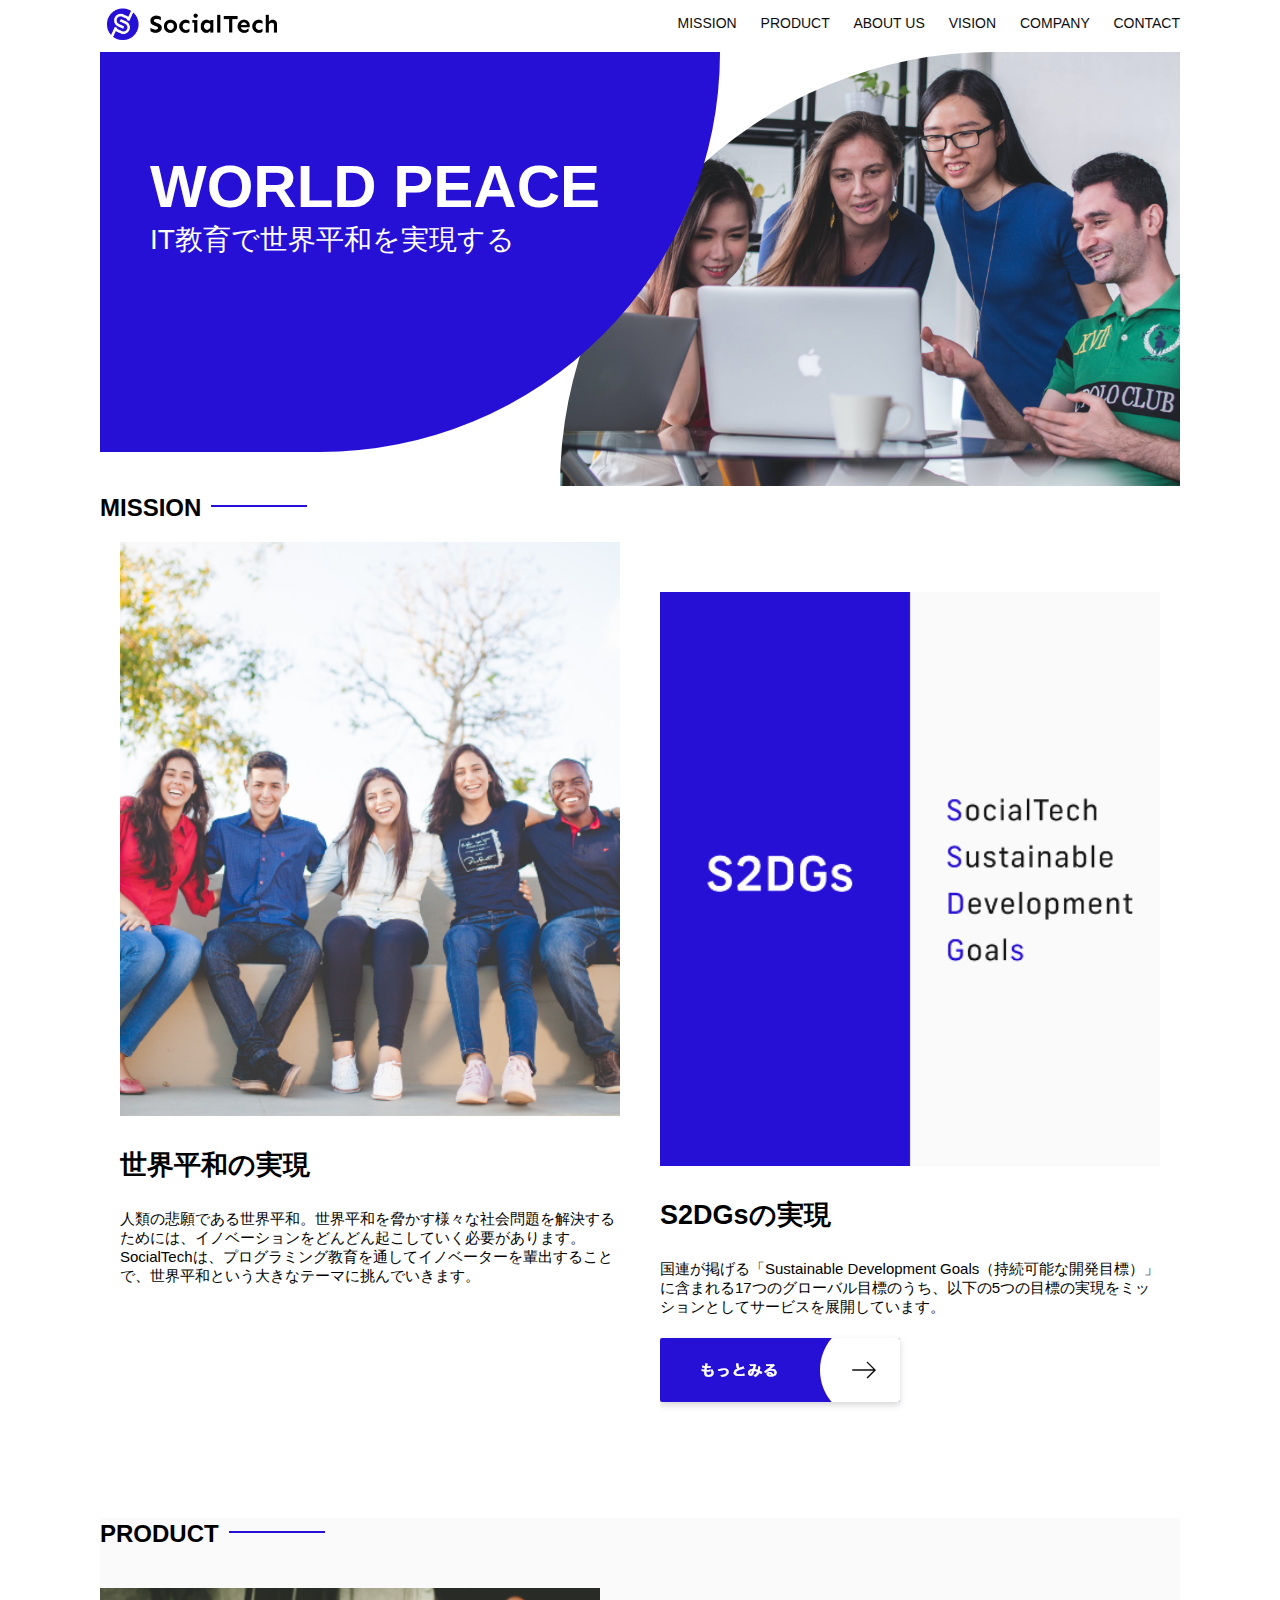
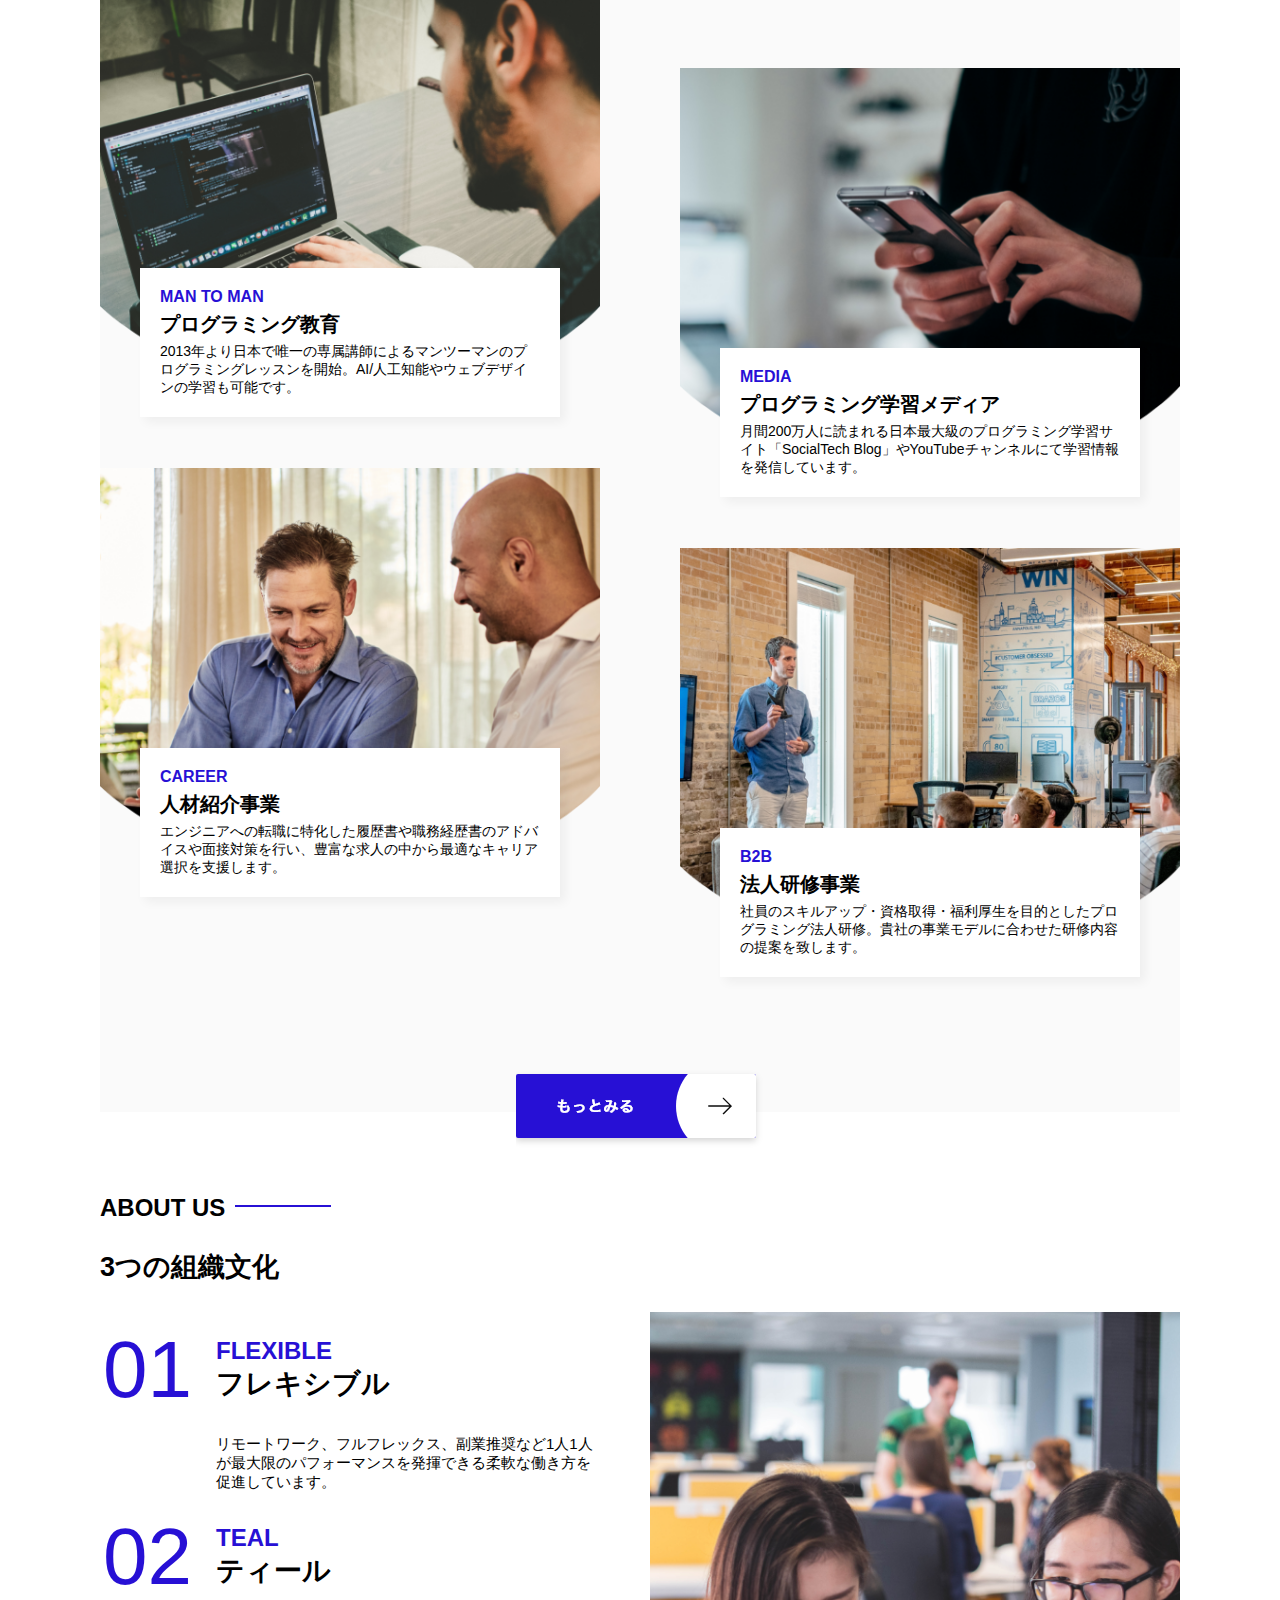
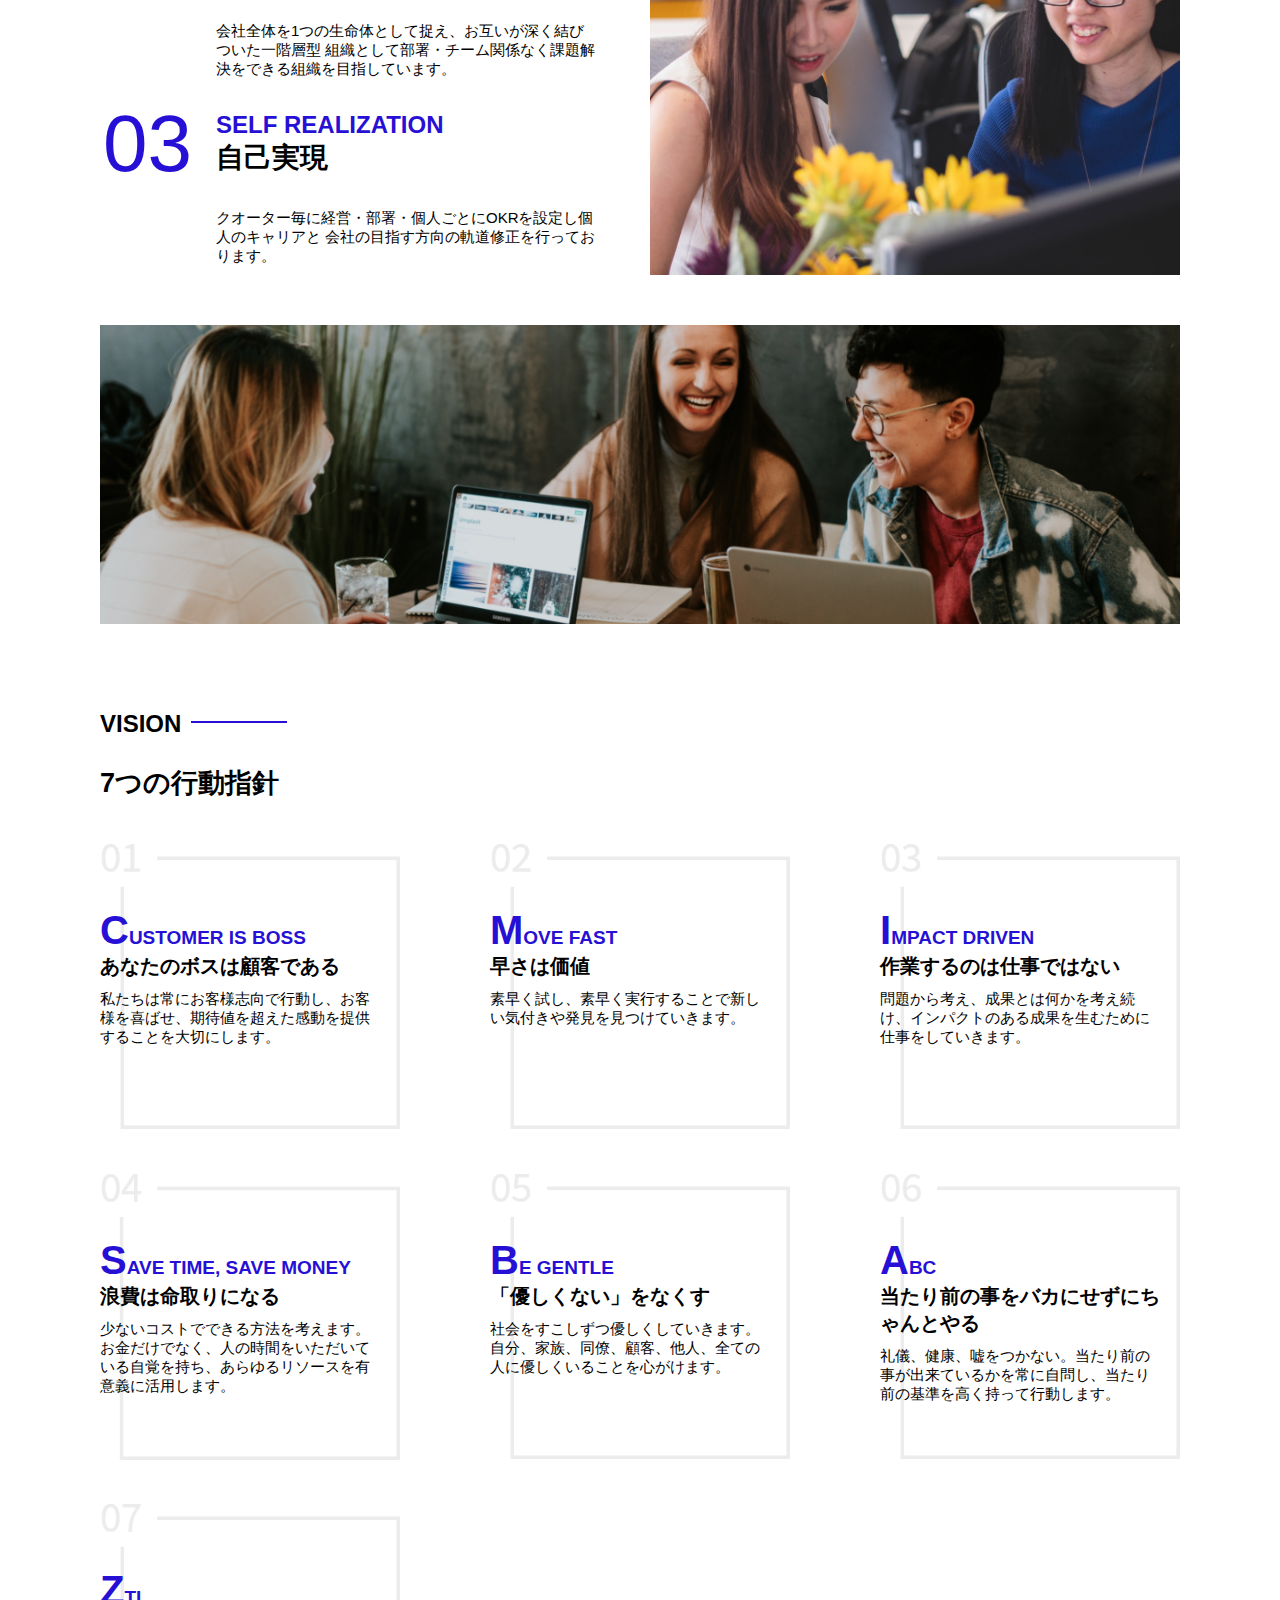
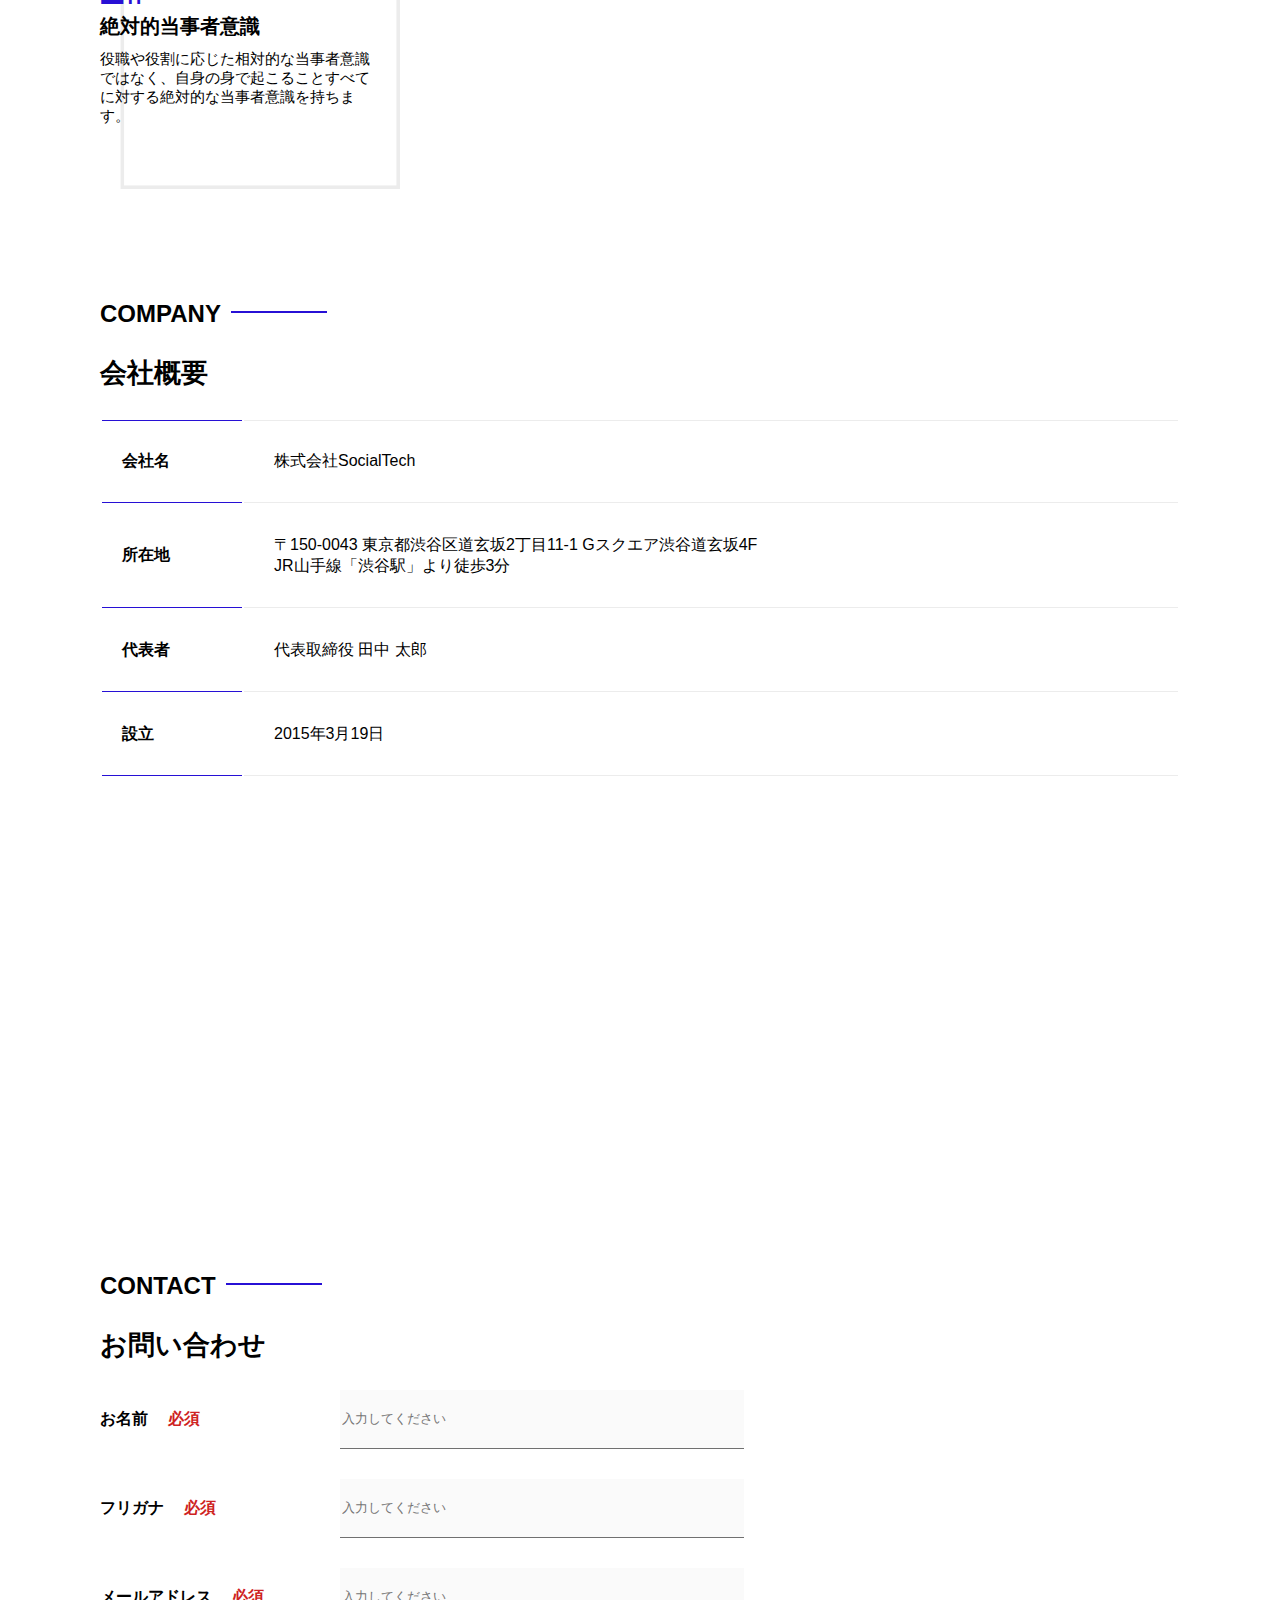
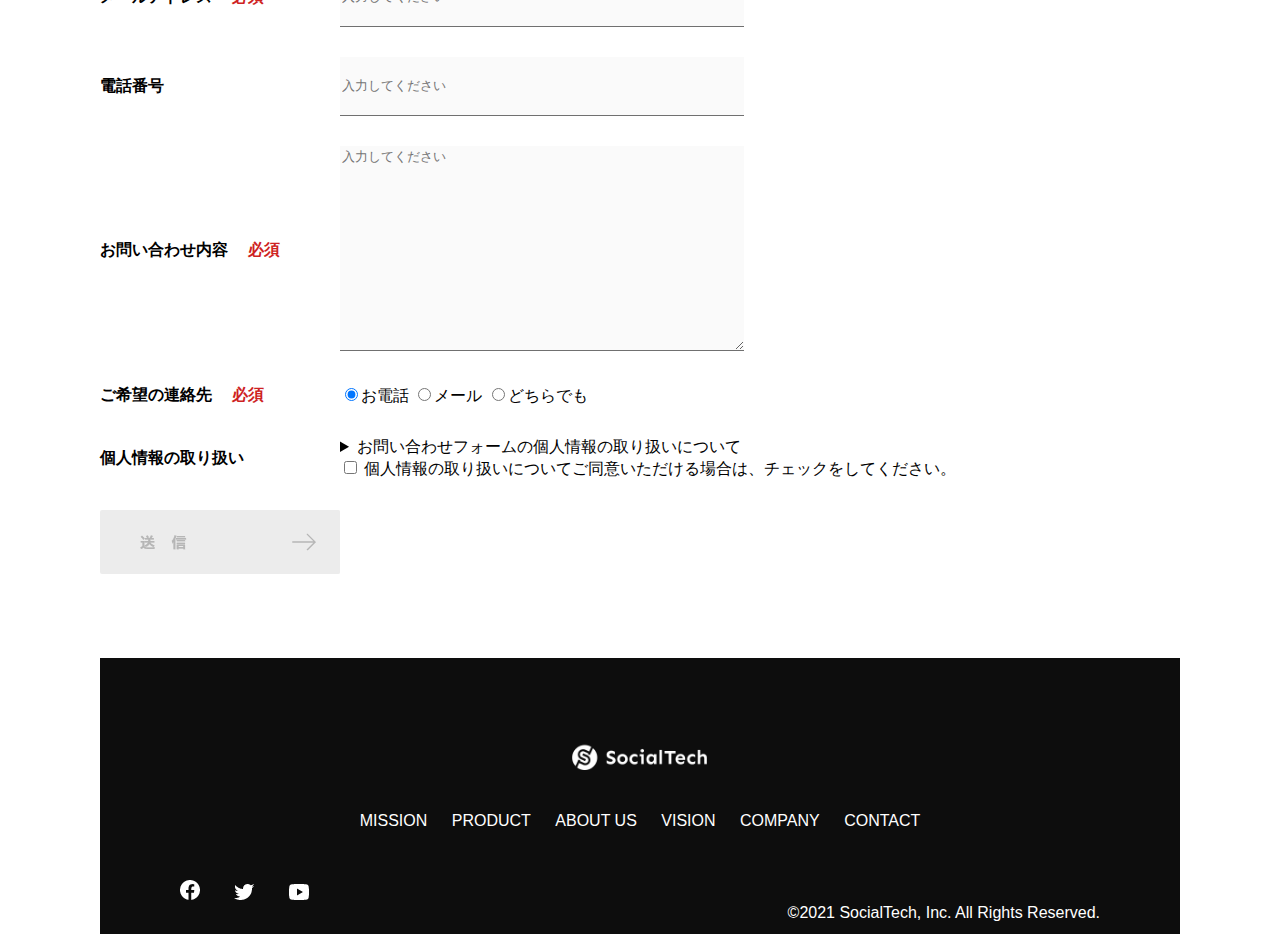
<file: index.html>
<!DOCTYPE html>
<html>

<head>
    <title>SocialTech</title>
    <meta charset="UTF-8">
    <meta name="description" content="SocialTechはEdTech業界のリーディングカンパニーを目指します。">
    <meta name="viewport" content="width=device-width, initial-scale=1.0">
    <link rel="stylesheet" href="style.css">
</head>

<body>
    <!-- ヘッダー -->
    <header>
   
        <!-- ロゴ -->
        <a href="index.html" id="logo"><img src="images/logo.png" alt="トップページに戻る"></a>

        <!-- PC用ナビゲーション -->
        <nav id="nav-pc">
            <a href="mission.html">MISSION</a>
            <a href="product.html">PRODUCT</a>
            <a href="index.html#aboutus">ABOUT US</a>
            <a href="index.html#vision">VISION</a>
            <a href="index.html#company">COMPANY</a>
            <a href="index.html#contact">CONTACT</a>
        </nav>
        <!-- スマホ用メニューボタン -->
        <img id="menu-sp" src="images/button-menu.png" alt="ナビゲーションを開く"
            onclick="document.getElementById('nav-sp').style.display = 'block'">
        <!-- スマホ用ナビゲーション -->
        <nav id="nav-sp">
            <img id="close" src="images/button-close.png" alt="ナビゲーションを閉じる"
                onclick="document.getElementById('nav-sp').style.display = 'none'">
            <a id="logo-sp" href="index.html" onclick="document.getElementById('nav-sp').style.display = 'none'"><img
                    src="images/logo-sp.png" alt="トップページに戻る"></a>
            <a class="menu" href="mission.html"
                onclick="document.getElementById('nav-sp').style.display = 'none'">MISSION</a>
            <a class="menu" href="product.html"
                onclick="document.getElementById('nav-sp').style.display = 'none'">PRODUCT</a>
            <a class="menu" href="index.html#aboutus"
                onclick="document.getElementById('nav-sp').style.display = 'none'">ABOUT
                US</a>
            <a class="menu" href="index.html#vision"
                onclick="document.getElementById('nav-sp').style.display = 'none'">VISION</a>
            <a class="menu" href="index.html#company"
                onclick="document.getElementById('nav-sp').style.display = 'none'">COMPANY</a>
            <a class="menu" href="index.html#contact"
                onclick="document.getElementById('nav-sp').style.display = 'none'">CONTACT</a>
            <div id="sns">
                <a href="https://www.facebook.com/sejuku2013"><img src="images/button-facebook.png"
                        alt="Facebookのリンク"></a>
                <a href="https://twitter.com/samuraijuku"><img src="images/button-twitter.png" alt="Twitterのリンク"></a>
                <a href="https://www.youtube.com/channel/UCCFOQO5aDK0xXam4cUQXT8g"><img src="images/button-youtube.png"
                        alt="YouTubeのリンク"></a>
            </div>
        </nav>
    </header>
    <main>
        <article>
            <!-- メインビジュアル -->
            <section id="main-visual">
                <div id="main-message">
                    <h1>WORLD PEACE</h1>
                    <p>IT教育で世界平和を実現する</p>
                </div>
                <img src="images/index/index-main.png" alt="PCの周りに集まる多国籍の仲間たち">
            </section>
            <!-- ミッション -->
            <section id="mission">
                <h2 class="index-h2">MISSION</h2>
                <div id="mission-flex">
                    <div>
                        <img id="mission-photo" src="images/index/index-mission.png" alt="屋外のベンチで写真を撮影する多国籍の仲間たち">
                        <h3>世界平和の実現</h3>
                        <p>人類の悲願である世界平和。世界平和を脅かす様々な社会問題を解決するためには、イノベーションをどんどん起こしていく必要があります。SocialTechは、プログラミング教育を通してイノベーターを輩出することで、世界平和という大きなテーマに挑んでいきます。
                        </p>
                    </div>
                    <div>
                        <img id="s2dgs" src="images/index/s2dgs.png" alt="S2DGs">
                        <h3>S2DGsの実現</h3>
                        <p>国連が掲げる「Sustainable Development
                            Goals（持続可能な開発目標）」に含まれる17つのグローバル目標のうち、以下の5つの目標の実現をミッションとしてサービスを展開しています。</p>
                        <a href="mission.html">
                            <img src="images/button-more.png" alt="もっとみる">
                        </a>
                    </div>
                </div>
            </section>
            <!-- プロダクト -->
            <section id="product">
                <h2 class="index-h2">PRODUCT</h2>
                <div>
                    <div id="product-left">
                        <div>
                            <img class="product-photo" src="images/index/index-mantoman.png" alt="PCでコードを書く男性">
                            <div class="product-explain">
                                <span>MAN TO MAN</span>
                                <h3>プログラミング教育</h3>
                                <p>2013年より日本で唯一の専属講師によるマンツーマンのプログラミングレッスンを開始。AI/人工知能やウェブデザインの学習も可能です。</p>
                            </div>
                        </div>
                        <div>
                            <img class="product-photo" src="images/index/index-career.png" alt="笑顔で話し合う2人の男性">
                            <div class="product-explain">
                                <span>CAREER</span>
                                <h3>人材紹介事業</h3>
                                <p>エンジニアへの転職に特化した履歴書や職務経歴書のアドバイスや面接対策を行い、豊富な求人の中から最適なキャリア選択を支援します。</p>
                            </div>
                        </div>
                    </div>
                    <div id="product-right">
                        <div>
                            <img class="product-photo" src="images/index/index-media.png" alt="スマートフォンを操作する人">
                            <div class="product-explain">
                                <span>MEDIA</span>
                                <h3>プログラミング学習メディア</h3>
                                <p>月間200万人に読まれる日本最大級のプログラミング学習サイト「SocialTech Blog」やYouTubeチャンネルにて学習情報を発信しています。</p>
                            </div>
                        </div>
                        <div>
                            <img class="product-photo" src="images/index/index-b2b.png" alt="講演中の男性とそれを聴く人々">
                            <div class="product-explain">
                                <span>B2B</span>
                                <h3>法人研修事業</h3>
                                <p>社員のスキルアップ・資格取得・福利厚生を目的としたプログラミング法人研修。貴社の事業モデルに合わせた研修内容の提案を致します。</p>
                            </div>
                        </div>
                    </div>
                </div>
                <div>
                    <a id="product-more" href="product.html">
                        <img src="images/button-more.png" alt="もっとみる">
                    </a>
                </div>
            </section>
            <!---ABOUT US-->
            <section id="aboutus">
                <h2 class="index-h2">ABOUT US</h2>
                <h3>3つの組織文化</h3>
                <div>
                    <table class="culture-table">
                        <tr>
                            <td>
                                <span class="culture-num">01</span>
                            </td>
                            <td>
                                <span class="culture-en">FLEXIBLE</span>
                                <span class="culture-jp">フレキシブル</span>
                            </td>
                        </tr>
                        <tr>
                            <td>
                                <!--空のセル-->
                            </td>
                            <td>
                                <p class="culture-description">
                                    リモートワーク、フルフレックス、副業推奨など1人1人が最大限のパフォーマンスを発揮できる柔軟な働き方を促進しています。
                                </p>
                            </td>
                        </tr>
                        <tr>
                            <td>
                                <span class="culture-num">02</span>
                            </td>
                            <td>
                                <span class="culture-en">TEAL</span>
                                <span class="culture-jp">ティール</span>
                            </td>
                        </tr>
                        <tr>
                            <td>
                                <!--空のセル-->
                            </td>
                            <td>
                                <p class="culture-description">
                                    会社全体を1つの生命体として捉え、お互いが深く結びついた一階層型
                                    組織として部署・チーム関係なく課題解決をできる組織を目指しています。
                                </p>
                            </td>
                        </tr>
                        <tr>
                            <td>
                                <span class="culture-num">03</span>
                            </td>
                            <td>
                                <span class="culture-en">SELF REALIZATION</span>
                                <span class="culture-jp">自己実現</span>
                            </td>
                        </tr>
                        <tr>
                            <td>
                                <!--空のセル-->
                            </td>
                            <td>
                                <p class="culture-description">
                                    クオーター毎に経営・部署・個人ごとにOKRを設定し個人のキャリアと
                                    会社の目指す方向の軌道修正を行っております。
                                </p>
                            </td>
                        </tr>
                    </table>
                    <img class="culture-img" src="images/index/index-aboutus1.png" alt="笑顔で話し合う2人の女性">
                </div>
                <img class="culture-img2" src="images/index/index-aboutus2.png" alt="笑顔で話し合う3人の男女">
            </section>
            <!-- VISION -->
            <section id="vision">
                <h2 class="index-h2">VISION</h2>
                <h3>7つの行動指針</h3>
                <div>
                    <div class="vision-box">
                        <img src="images/index/vision-01.png" alt="01">
                        <span>
                            <h4>CUSTOMER IS BOSS</h4>
                            <h5>あなたのボスは顧客である</h5>
                            <p>私たちは常にお客様志向で行動し、お客様を喜ばせ、期待値を超えた感動を提供することを大切にします。</p>
                        </span>
                    </div>
                    <div class="vision-box">
                        <img src="images/index/vision-02.png" alt="02">
                        <span>
                            <h4>MOVE FAST</h4>
                            <h5>早さは価値</h5>
                            <p>素早く試し、素早く実行することで新しい気付きや発見を見つけていきます。</p>
                        </span>
                    </div>
                    <div class="vision-box">
                        <img src="images/index/vision-03.png" alt="03">
                        <span>
                            <h4>IMPACT DRIVEN</h4>
                            <h5>作業するのは仕事ではない</h5>
                            <p>問題から考え、成果とは何かを考え続け、インパクトのある成果を生むために仕事をしていきます。</p>
                        </span>
                    </div>
                    <div class="vision-box">
                        <img src="images/index//vision-04.png" alt="04">
                        <span>
                            <h4>SAVE TIME, SAVE MONEY</h4>
                            <h5>浪費は命取りになる</h5>
                            <p>少ないコストでできる方法を考えます。お金だけでなく、人の時間をいただいている自覚を持ち、あらゆるリソースを有意義に活用します。</p>
                        </span>
                    </div>
                    <div class="vision-box">
                        <img src="images/index/vision-05.png" alt="05">
                        <span>
                            <h4>BE GENTLE</h4>
                            <h5>「優しくない」をなくす</h5>
                            <p>社会をすこしずつ優しくしていきます。自分、家族、同僚、顧客、他人、全ての人に優しくいることを心がけます。</p>
                        </span>
                    </div>
                    <div class="vision-box">
                        <img src="images/index/vision-06.png" alt="06">
                        <span>
                            <h4>ABC</h4>
                            <h5>当たり前の事をバカにせずにちゃんとやる</h5>
                            <p>礼儀、健康、嘘をつかない。当たり前の事が出来ているかを常に自問し、当たり前の基準を高く持って行動します。</p>
                        </span>
                    </div>
                    <div class="vision-box">
                        <img src="images/index/vision-07.png" alt="07">
                        <span>
                            <h4>ZTI</h4>
                            <h5>絶対的当事者意識</h5>
                            <p>役職や役割に応じた相対的な当事者意識ではなく、自身の身で起こることすべてに対する絶対的な当事者意識を持ちます。</p>
                        </span>
                    </div>
                </div>
                </div>
            </section>
            <!-- COMPANY -->
            <section id="company">
                <h2 class="index-h2">COMPANY</h2>
                <h3>会社概要</h3>
                <table id="company-table">
                    <tr>
                        <th class="tableheader-first">会社名</th>
                        <td class="cell-first">株式会社SocialTech</td>
                    </tr>
                    <tr>
                        <th class="tableheader">所在地</th>
                        <td class="cell">〒150-0043 東京都渋谷区道玄坂2丁目11-1 Gスクエア渋谷道玄坂4F<br>JR山手線「渋谷駅」より徒歩3分</td>
                    </tr>
                    <tr>
                        <th class="tableheader">代表者</th>
                        <td class="cell">代表取締役 田中 太郎</td>
                    </tr>
                    <tr>
                        <th class="tableheader">設立</th>
                        <td class="cell">2015年3月19日</td>
                    </tr>
                </table>
                <iframe
                    src="https://www.google.com/maps/embed?pb=!1m18!1m12!1m3!1d3241.7759544892483!2d139.69399665123464!3d35.65789123876098!2m3!1f0!2f0!3f0!3m2!1i1024!2i768!4f13.1!3m3!1m2!1s0x60188caa0042e8d1%3A0xba130bea826a7aa2!2z44CSMTUwLTAwNDMg5p2x5Lqs6YO95riL6LC35Yy66YGT546E5Z2C77yS5LiB55uu77yR77yR4oiS77yR!5e0!3m2!1sja!2sjp!4v1636872991912!5m2!1sja!2sjp"
                    style="border:0;" allowfullscreen="" loading="lazy">
                </iframe>
            </section>
            <!-- お問い合わせフォーム -->
            <section id="contact">
                <h2 class="index-h2">CONTACT</h2>
                <h3>お問い合わせ</h3>
                <!-- STATIC FORMSのフォームタグ -->
                <form action="https://api.staticforms.xyz/submit" method="post">
                    <input type="text" name="honeypot" style="display:none">
                    <!-- STATIC FORMSのアクセスキー -->
                    <input type="hidden" name="accessKey" value="1dfbc441-12f0-4639-a961-51432c893b03">
                    <!--メールのタイトル-->
                    <input type="hidden" name="subject" value="お問い合わせフォーム" />
                    <!--送信先のメールアドレスをvalueに設定する-->
                    <input type="hidden" name="replyTo" value="feliciwig@gmail.com">
                    <!--redirectToのURLは公開後のURLへリンクする-->
                    <input type="hidden" name="redirectTo" value="">
                    <div>
                        <div class="contact-heading">
                            <label class="contact-label">お名前<span class="contact-span">必須</span></label>
                        </div>
                        <div class="contact-form">
                            <input type="text" name="name" placeholder="入力してください" class="contact-textbox">
                        </div>
                    </div>
                    <div>
                        <div class="contact-heading">
                            <label class="contact-label">フリガナ<span class="contact-span">必須</span></label>
                        </div>
                        <div>
                            <input type="text" name="hurigana" placeholder="入力してください" class="contact-textbox">
                        </div>
                    </div>
                    <div>
                        <div class="contact-heading">
                            <label class="contact-label">メールアドレス<span class="contact-span">必須</span></label>
                        </div>
                        <div>
                            <input type="text" name="email" placeholder="入力してください" class="contact-textbox">
                        </div>
                    </div>
                    <div>
                        <div class="contact-heading">
                            <label class="contact-label">電話番号</label>
                        </div>
                        <div>
                            <input type="text" name="tel" placeholder="入力してください" class="contact-textbox">
                        </div>
                    </div>
                    <div>
                        <div class="contact-heading">
                            <label class="contact-label">お問い合わせ内容<span class="contact-span">必須</span></label>
                        </div>
                        <div>
                            <textarea class="contact-textarea " placeholder="入力してください" name="message"></textarea>
                        </div>
                    </div>
                    <div>
                        <div class="contact-heading">
                            <label class="contact-label">ご希望の連絡先<span class="contact-span">必須</span></label>
                        </div>
                        <div>
                            <input class="radiobutton" type="radio" value="tel" name="contact"
                                checked><label>お電話</label>
                            <input class="radiobutton" type="radio" value="mail" name="contact"><label>メール</label>
                            <input class="radiobutton" type="radio" value="both" name="contact"><label>どちらでも</label>
                        </div>
                    </div>
                    <div>
                        <div class="contact-heading">
                            <label class="contact-label">個人情報の取り扱い</label>
                        </div>
                        <div>
                            <details>
                                <summary>お問い合わせフォームの個人情報の取り扱いについて</summary>
                                <div>
                                    <span>１．組織の名称又は氏名</span><br>
                                    株式会社SocialTech<br><br>
                                    <span>２．個人情報保護管理者（若しくはその代理人）の氏名又は職名、所属及び連絡先
                                        鈴木 一郎 コーポレート部</span><br>
                                    メールアドレス：support@socialtech.net<br>
                                    TEL：03-xxxx-xxxx<br>
                                    <span>３．個人情報の利用目的</span><br>
                                    ・本サービス及び本サービスに関連する情報の提供又はそれらに関する連絡のため<br>
                                    ・ユーザーの本人確認のため<br>
                                    ・当社サービスのご案内のため<br>
                                    ・当社の商品等の広告または宣伝（電子メールによるものを含むものとします。）<br><br>
                                    <span>４．個人情報の取り扱い業務の委託</span><br>
                                    個人情報の取扱業務の全部または一部を外部に業務委託する場合があります。<br>
                                    その際、弊社は、個人情報を適切に保護できる管理体制を敷き実行していることを条件として<br>
                                    委託先を厳選したうえで、機密保持契約を委託先と締結し、お客様の個人情報を厳密に管理させます。<br><br>
                                    <span>５．個人情報の開示等の請求</span><br>
                                    お客様は、弊社に対してご自身の個人情報の開示等（利用目的の通知、開示、内容の訂正・追加・削除、利用の停止または消去、第三者への提供の停止）に関して、当社問合わせ窓口に申し出ることができます。<br>
                                    その際、弊社はお客様ご本人を確認させていただいたうえで、合理的な期間内に対応いたします。<br><br>
                                    なお、個人情報に関する弊社問合わせ先は、次の通りです。<br><br>
                                    株式会社SocialTech　個人情報問合せ窓口<br>
                                    〒150-0043　東京都渋谷区道玄坂2丁目11-1 Ｇスクエア渋谷道玄坂 4F<br>
                                    メールアドレス：support@socialtech.net　TEL：03-xxxx-xxxx<br><br>
                                    <span>６．個人情報を提供されることの任意性について</span><br><br>
                                    お客様がご自身の個人情報を弊社に提供されるか否かは、お客様のご判断によりますが、もしご提供されない場合には、適切なサービスが提供できない場合がありますので予めご了承ください。
                                </div>
                            </details>
                            <input type="checkbox" name="agree">
                            <span>個人情報の取り扱いについてご同意いただける場合は、チェックをしてください。</span>
                        </div>
                    </div>
                    <input type="image" src="images/button-submit.png" alt="送信する">
                </form>
            </section>
        </article>
        <footer>
            <div id="footer-logo">
                <img src="images/logo-sp.png" alt="SocialTech">
            </div>
            <div id="footer-link">
                <a href="mission.html">MISSION</a>
                <a href="product.html">PRODUCT</a>
                <a href="index.html#aboutus">ABOUT US</a>
                <a href="index.html#vision">VISION</a>
                <a href="index.html#company">COMPANY</a>
                <a href="index.html#contact">CONTACT</a>
            </div>
            <div id="sns-footer">
                <a href="https://www.facebook.com/sejuku2013"><img src="images/button-facebook.png"
                        alt="Facebookのリンク"></a>
                <a href="https://twitter.com/samuraijuku"><img src="images/button-twitter.png" alt="Twitterのリンク"></a>
                <a href="https://www.youtube.com/channel/UCCFOQO5aDK0xXam4cUQXT8g"><img src="images/button-youtube.png"
                        alt="YouTubeのリンク"></a>
            </div>
            <span id="copyright">&copy;2021 SocialTech, Inc. All Rights Reserved. </span>
        </footer>
    </main>
</body>

</html>
</file>
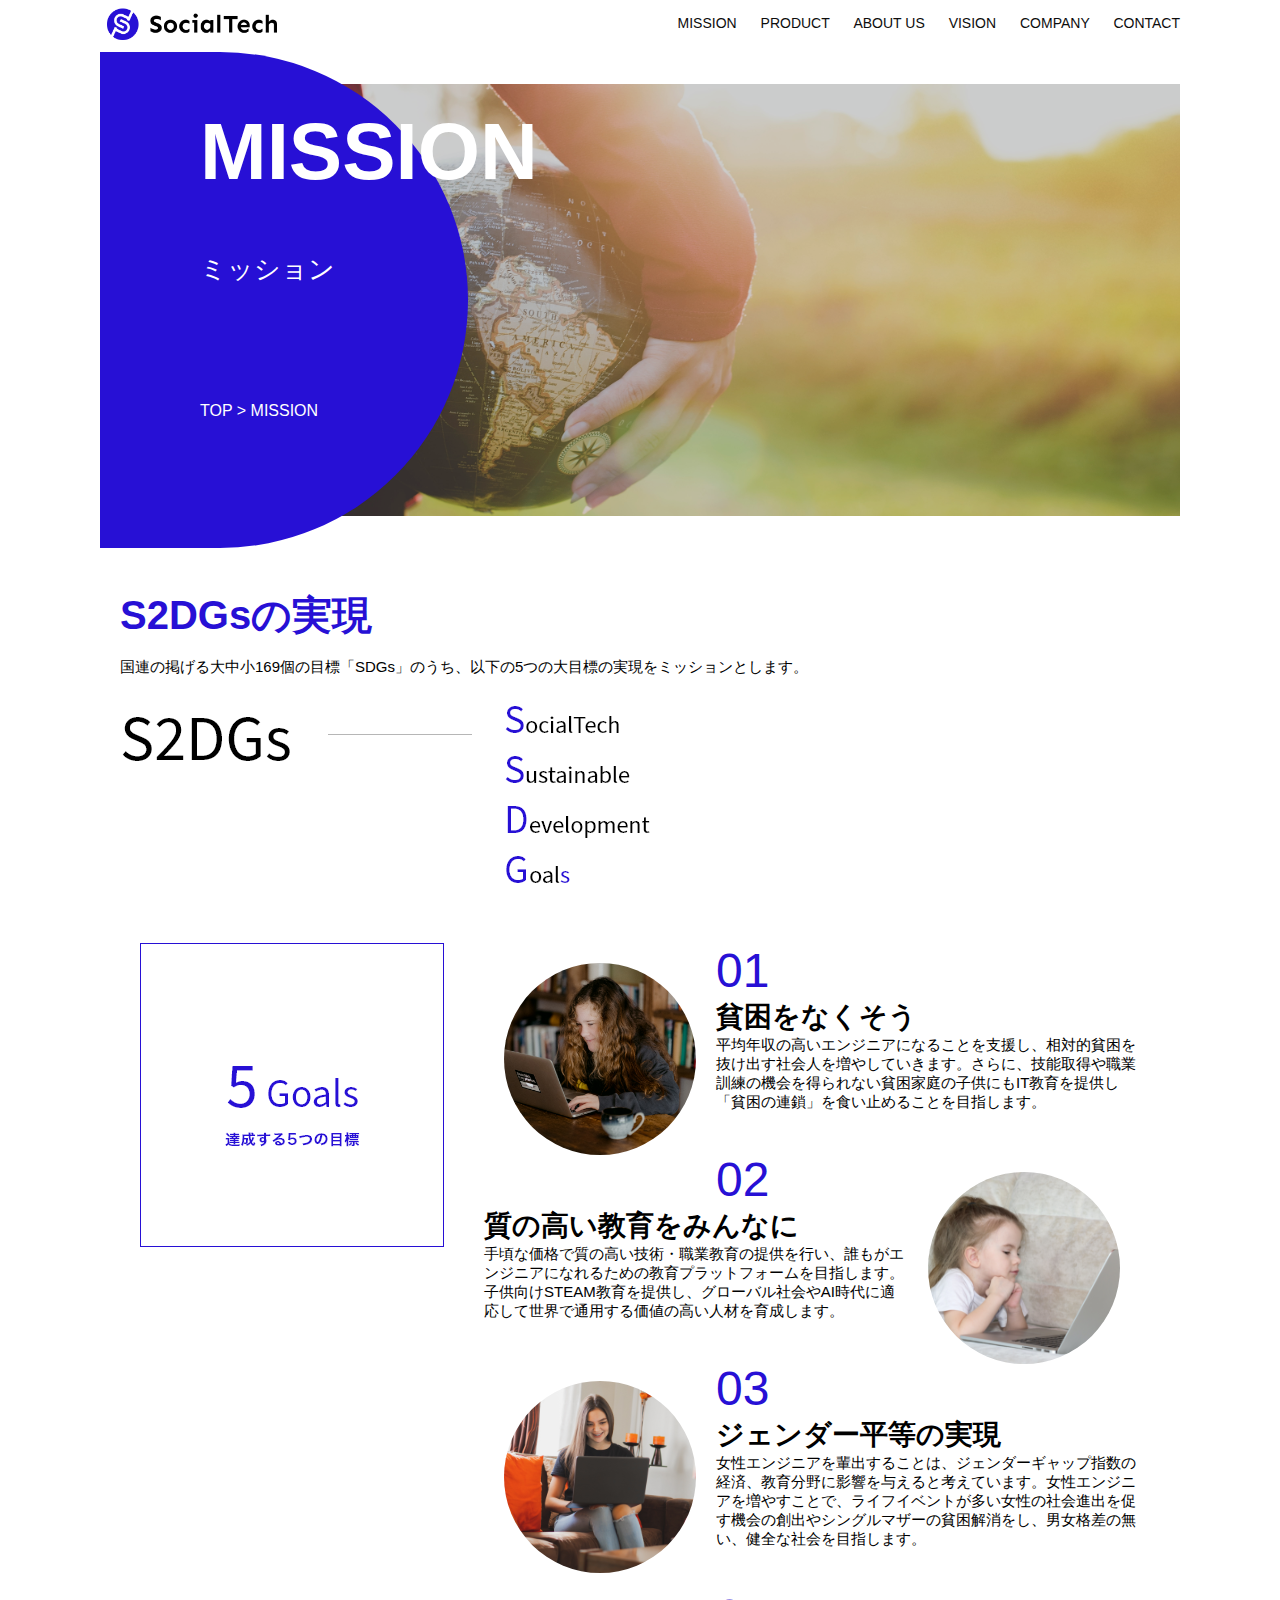
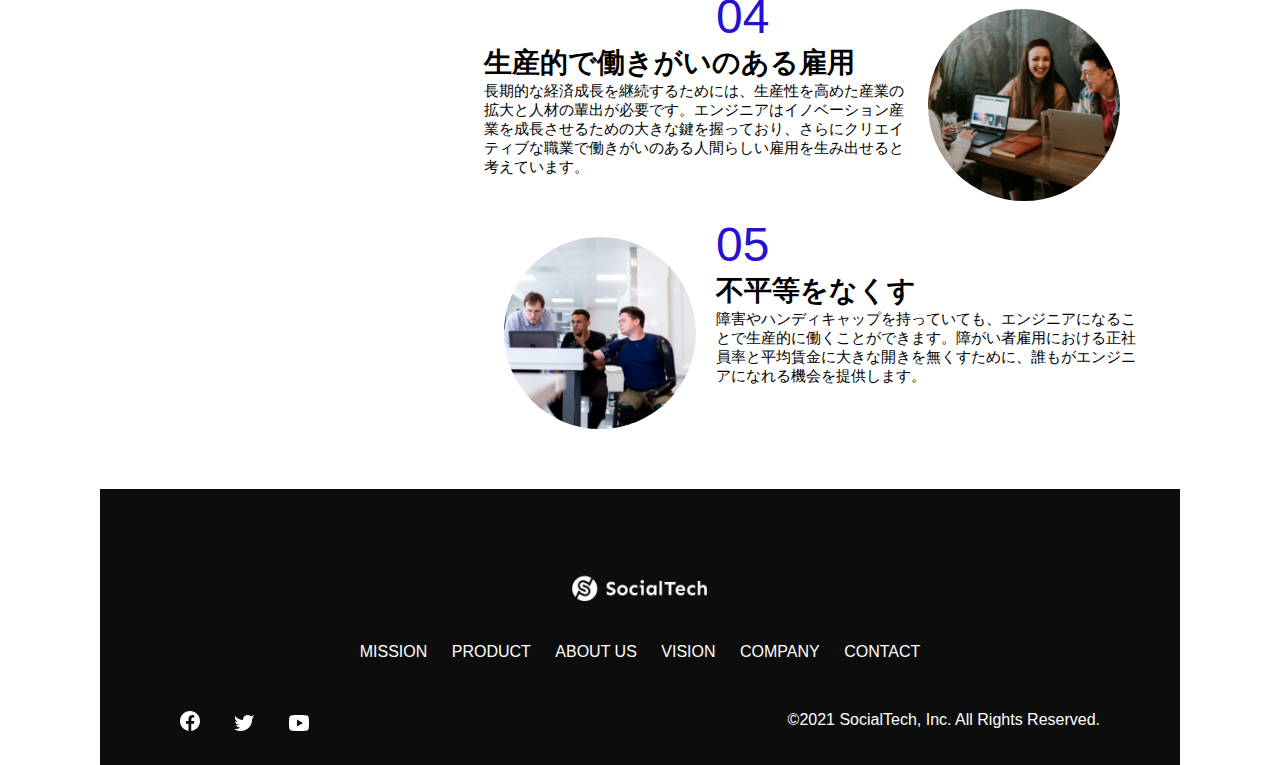
<file: mission.html>
<!DOCTYPE html>
<html>

<head>
    <title>SocialTech - MISSION ミッション </title>
    <meta charset="UTF-8">
    <meta name="description" content="SocialTechが目指す5つの目標（S2DGs）を紹介します">
    <meta name="viewport" content="width=device-width, initial-scale=1.0">
    <link rel="stylesheet" href="style.css">
</head>

<body>
    <!-- ヘッダー -->
    <header>
        <!-- ロゴ -->
        <a href="index.html" id="logo"><img src="images/logo.png" alt="トップページに戻る"></a>

        <!-- PC用ナビゲーション -->
        <nav id="nav-pc">
            <a href="mission.html">MISSION</a>
            <a href="product.html">PRODUCT</a>
            <a href="index.html#aboutus">ABOUT US</a>
            <a href="index.html#vision">VISION</a>
            <a href="index.html#company">COMPANY</a>
            <a href="index.html#contact">CONTACT</a>
        </nav>

        <!-- スマホ用メニューボタン -->
        <img id="menu-sp" src="images/button-menu.png" alt="ナビゲーションを開く"
            onclick="document.getElementById('nav-sp').style.display = 'block'">

        <!-- スマホ用ナビゲーション -->
        <nav id="nav-sp">
            <img id="close" src="images/button-close.png" alt="ナビゲーションを閉じる"
                onclick="document.getElementById('nav-sp').style.display = 'none'">
            <a id="logo-sp" href="index.html" onclick="document.getElementById('nav-sp').style.display = 'none'"><img
                    src="images/logo-sp.png" alt="トップページに戻る"></a>
            <a class="menu" href="mission.html"
                onclick="document.getElementById('nav-sp').style.display = 'none'">MISSION</a>
            <a class="menu" href="product.html"
                onclick="document.getElementById('nav-sp').style.display = 'none'">PRODUCT</a>
            <a class="menu" href="index.html#aboutus"
                onclick="document.getElementById('nav-sp').style.display = 'none'">ABOUT
                US</a>
            <a class="menu" href="index.html#vision"
                onclick="document.getElementById('nav-sp').style.display = 'none'">VISION</a>
            <a class="menu" href="index.html#company"
                onclick="document.getElementById('nav-sp').style.display = 'none'">COMPANY</a>
            <a class="menu" href="index.html#contact"
                onclick="document.getElementById('nav-sp').style.display = 'none'">CONTACT</a>
            <div id="sns">
                <a href="https://www.facebook.com/sejuku2013"><img src="images/button-facebook.png"
                        alt="Facebookのリンク"></a>
                <a href="https://twitter.com/samuraijuku"><img src="images/button-twitter.png" alt="Twitterのリンク"></a>
                <a href="https://www.youtube.com/channel/UCCFOQO5aDK0xXam4cUQXT8g"><img src="images/button-youtube.png"
                        alt="YouTubeのリンク"></a>
            </div>
        </nav>
    </header>
    <main>
        <article>
            <section id="mission-main">
                <div id="mission-title">
                    <h1>MISSION</h1>
                    <span>ミッション</span>
                    <div>TOP > MISSION</div>
                </div>
            </section>
            <section id="mission-s2dgs">
                <h2 class="mission-h2">S2DGsの実現</h2>
                <p>国連の掲げる大中小169個の目標「SDGs」のうち、以下の5つの大目標の実現をミッションとします。</p>
                <img src="images/mission/mission-s2dgs.png" alt="S2DGs">
            </section>
            <section id="mission-5goals">
                <div>
                    <img id="s2dgs-image" src="images/mission/mission-5goals.png" alt="5Goals">
                </div>
                <div>
                    <div>
                        <img class="fivegoals-image-left" src="images/mission/mission-5goals01.png" alt="PCを操作する女の子">
                        <span class="fivegoals-number">01</span>
                        <h3 class="fivegoals-h3">貧困をなくそう</h3>
                        <p class="fivegoals-p">
                            平均年収の高いエンジニアになることを支援し、相対的貧困を抜け出す社会人を増やしていきます。さらに、技能取得や職業訓練の機会を得られない貧困家庭の子供にもIT教育を提供し「貧困の連鎖」を食い止めることを目指します。
                        </p>
                    </div>

                    <div>
                        <img class="fivegoals-image-right" src="images/mission/mission-5goals02.png"
                            alt="PCを見つめる小さい女の子">
                        <span class="fivegoals-number">02</span>
                        <h3 class="fivegoals-h3">質の高い教育をみんなに</h3>
                        <p class="fivegoals-p">
                            手頃な価格で質の高い技術・職業教育の提供を行い、誰もがエンジニアになれるための教育プラットフォームを目指します。子供向けSTEAM教育を提供し、グローバル社会やAI時代に適応して世界で通用する価値の高い人材を育成します。
                        </p>
                    </div>

                    <div>
                        <img class="fivegoals-image-left" src="images/mission/mission-5goals03.png" alt="PCを操作する女性">
                        <span class="fivegoals-number">03</span>
                        <h3 class="fivegoals-h3">ジェンダー平等の実現</h3>
                        <p class="fivegoals-p">
                            女性エンジニアを輩出することは、ジェンダーギャップ指数の経済、教育分野に影響を与えると考えています。女性エンジニアを増やすことで、ライフイベントが多い女性の社会進出を促す機会の創出やシングルマザーの貧困解消をし、男女格差の無い、健全な社会を目指します。
                        </p>
                    </div>

                    <div>
                        <img class="fivegoals-image-right" src="images/mission/mission-5goals04.png" alt="笑顔で話し合う3人の男女">
                        <span class="fivegoals-number">04</span>
                        <h3 class="fivegoals-h3">生産的で働きがいのある雇用</h3>
                        <p class="fivegoals-p">
                            長期的な経済成長を継続するためには、生産性を高めた産業の拡大と人材の輩出が必要です。エンジニアはイノベーション産業を成長させるための大きな鍵を握っており、さらにクリエイティブな職業で働きがいのある人間らしい雇用を生み出せると考えています。
                        </p>
                    </div>

                    <div>
                        <img class="fivegoals-image-left" src="images/mission/mission-5goals05.png"
                            alt="障害を持つ男性が生き生きと働く様子">
                        <span class="fivegoals-number">05</span>
                        <h3 class="fivegoals-h3">不平等をなくす</h3>
                        <p class="fivegoals-p">
                            障害やハンディキャップを持っていても、エンジニアになることで生産的に働くことができます。障がい者雇用における正社員率と平均賃金に大きな開きを無くすために、誰もがエンジニアになれる機会を提供します。
                        </p>
                    </div>
                </div>
            </section>
        </article>
        <footer>
            <div id="footer-logo">
                <img src="images/logo-sp.png" alt="SocialTech">
            </div>
            <div id="footer-link">
                <a href="mission.html">MISSION</a>
                <a href="product.html">PRODUCT</a>
                <a href="index.html#aboutus">ABOUT US</a>
                <a href="index.html#vision">VISION</a>
                <a href="index.html#company">COMPANY</a>
                <a href="index.html#contact">CONTACT</a>
            </div>
            <div id="sns-footer">
                <a href="https://www.facebook.com/sejuku2013"><img src="images/button-facebook.png"
                        alt="Facebookのリンク"></a>
                <a href="https://twitter.com/samuraijuku"><img src="images/button-twitter.png" alt="Twitterのリンク"></a>
                <a href="https://www.youtube.com/channel/UCCFOQO5aDK0xXam4cUQXT8g"><img src="images/button-youtube.png"
                        alt="YouTubeのリンク"></a>
                <span id="copyright">&copy;2021 SocialTech, Inc. All Rights Reserved. </span>
            </div>
        </footer>
    </main>
</body>

</html>
</file>
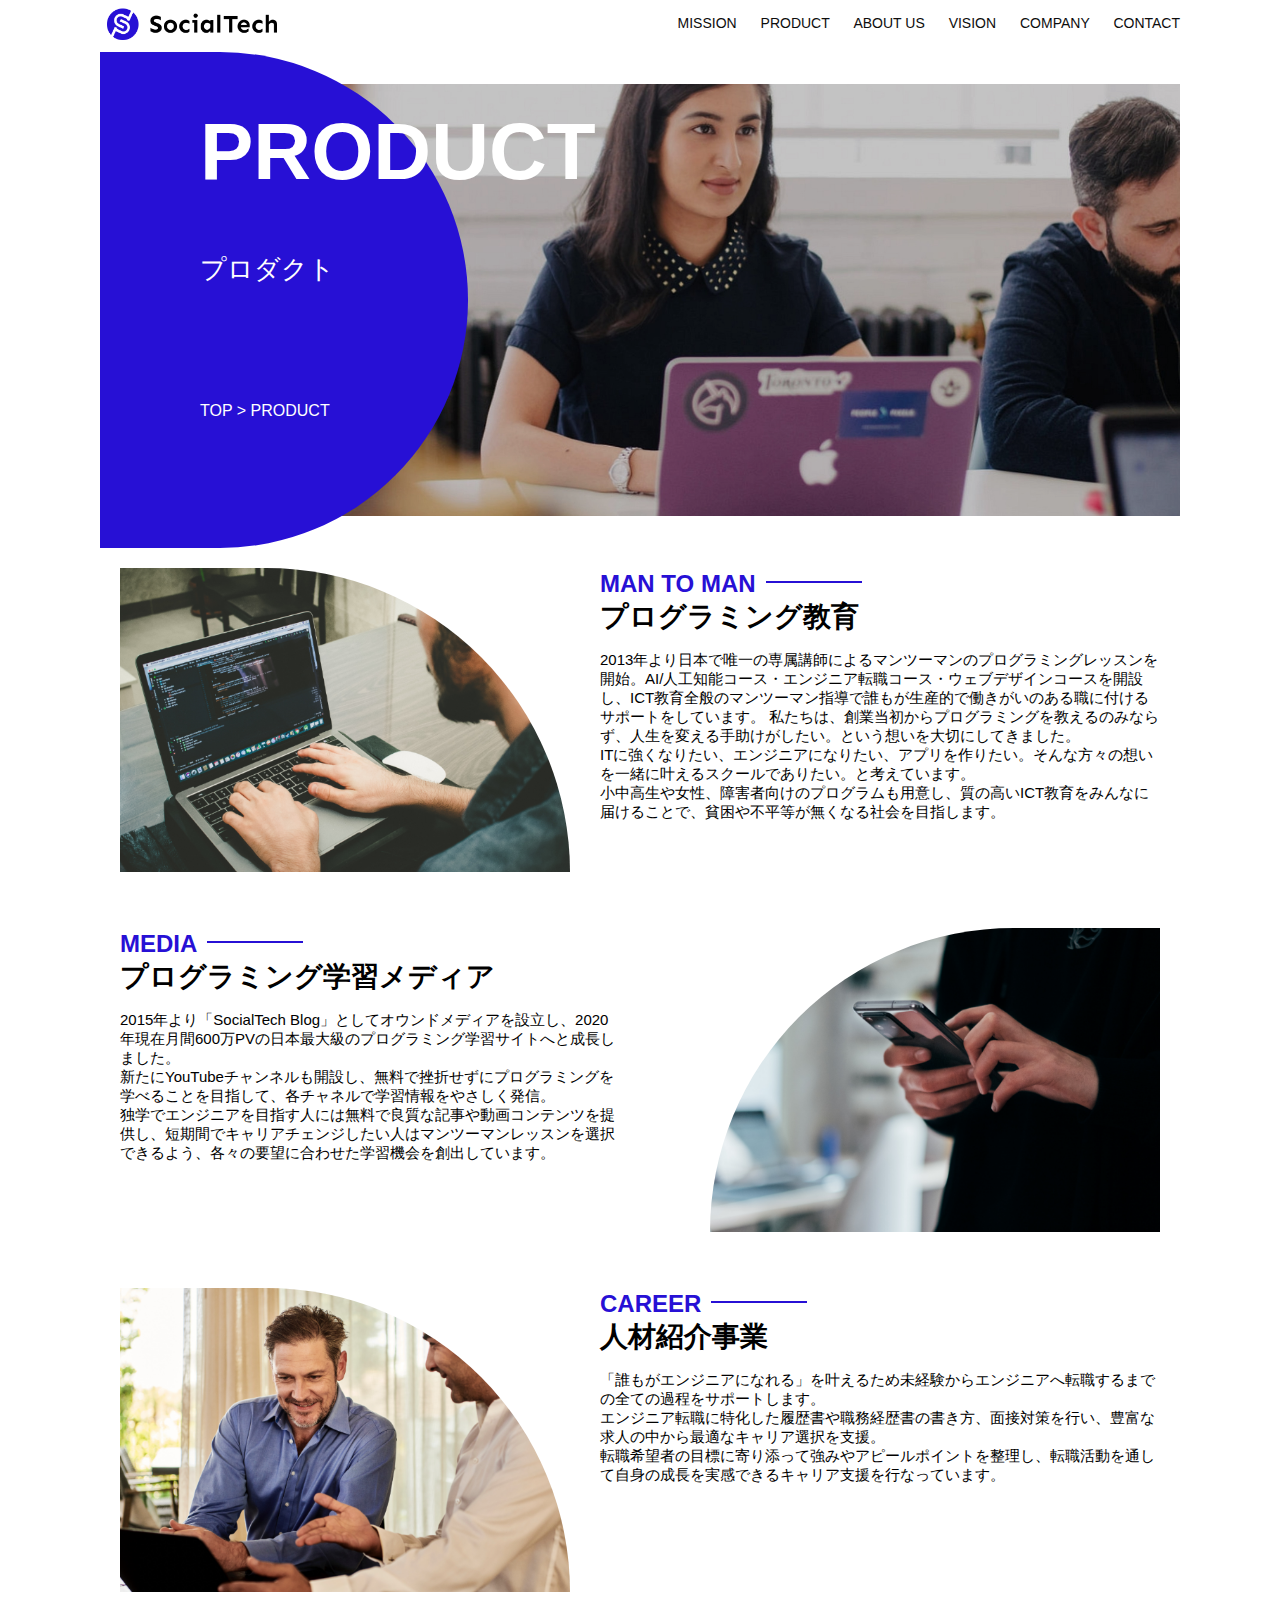
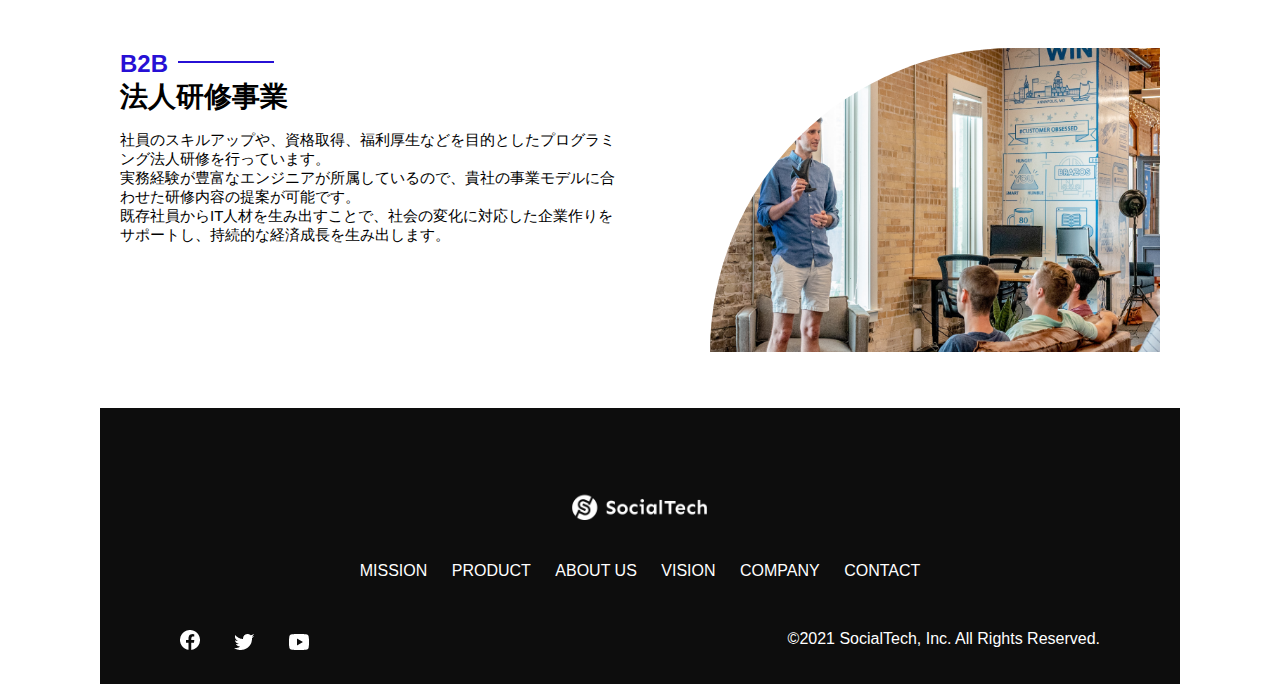
<file: product.html>
<!DOCTYPE html>
<html>

<head>
    <title>SocialTech -PRODUCT プロダクト-</title>
    <meta charset="UTF-8">
    <meta name="description" content="SocialTechの4つのプロダクトを紹介します">
    <meta name="viewport" content="width=device-width, initial-scale=1.0">
    <link rel="stylesheet" href="style.css">
</head>

<body>
    <!-- ヘッダー -->
    <header>
        <!-- ロゴ -->
        <a href="index.html" id="logo"><img src="images/logo.png" alt="トップページに戻る"></a>

        <!-- PC用ナビゲーション -->
        <nav id="nav-pc">
            <a href="mission.html">MISSION</a>
            <a href="product.html">PRODUCT</a>
            <a href="index.html#aboutus">ABOUT US</a>
            <a href="index.html#vision">VISION</a>
            <a href="index.html#company">COMPANY</a>
            <a href="index.html#contact">CONTACT</a>
        </nav>

        <!-- スマホ用メニューボタン -->
        <img id="menu-sp" src="images/button-menu.png" alt="ナビゲーションを開く"
            onclick="document.getElementById('nav-sp').style.display = 'block'">

        <!-- スマホ用ナビゲーション -->
        <nav id="nav-sp">
            <img id="close" src="images/button-close.png" alt="ナビゲーションを閉じる"
                onclick="document.getElementById('nav-sp').style.display = 'none'">
            <a id="logo-sp" href="index.html" onclick="document.getElementById('nav-sp').style.display = 'none'"><img
                    src="images/logo-sp.png" alt="トップページに戻る"></a>
            <a class="menu" href="mission.html"
                onclick="document.getElementById('nav-sp').style.display = 'none'">MISSION</a>
            <a class="menu" href="product.html"
                onclick="document.getElementById('nav-sp').style.display = 'none'">PRODUCT</a>
            <a class="menu" href="index.html#aboutus"
                onclick="document.getElementById('nav-sp').style.display = 'none'">ABOUT
                US</a>
            <a class="menu" href="index.html#vision"
                onclick="document.getElementById('nav-sp').style.display = 'none'">VISION</a>
            <a class="menu" href="index.html#company"
                onclick="document.getElementById('nav-sp').style.display = 'none'">COMPANY</a>
            <a class="menu" href="index.html#contact"
                onclick="document.getElementById('nav-sp').style.display = 'none'">CONTACT</a>
            <div id="sns">
                <a href="https://www.facebook.com/sejuku2013"><img src="images/button-facebook.png"
                        alt="Facebookのリンク"></a>
                <a href="https://twitter.com/samuraijuku"><img src="images/button-twitter.png" alt="Twitterのリンク"></a>
                <a href="https://www.youtube.com/channel/UCCFOQO5aDK0xXam4cUQXT8g"><img src="images/button-youtube.png"
                        alt="YouTubeのリンク"></a>
            </div>
        </nav>
    </header>
    <main>
        <article>
            <section id="product-main">
                <div id="product-title">
                  <h1>PRODUCT</h1>
                  <span>プロダクト</span>
                  <div>TOP > PRODUCT</div>
                </div>
              </section>
              <section class="product-section1">
                <img src="images/product/product-mantoman.png" alt="PCでコードを書く男性">
                <div>
                  <h2 class="product-h2">MAN TO MAN</h2>
                  <h3 class="product-h3">プログラミング教育</h3>
                  <p>
                    2013年より日本で唯一の専属講師によるマンツーマンのプログラミングレッスンを開始。AI/人工知能コース・エンジニア転職コース・ウェブデザインコースを開設し、ICT教育全般のマンツーマン指導で誰もが生産的で働きがいのある職に付けるサポートをしています。
                    私たちは、創業当初からプログラミングを教えるのみならず、人生を変える手助けがしたい。という想いを大切にしてきました。<br>ITに強くなりたい、エンジニアになりたい、アプリを作りたい。そんな方々の想いを一緒に叶えるスクールでありたい。と考えています。<br>小中高生や女性、障害者向けのプログラムも用意し、質の高いICT教育をみんなに届けることで、貧困や不平等が無くなる社会を目指します。
                  </p>
                </div>
              </section>
              <section class="product-section2">
                <div>
                  <h2 class="product-h2">MEDIA</h2>
                  <h3 class="product-h3">プログラミング学習メディア</h3>
                  <p>2015年より「SocialTech
                    Blog」としてオウンドメディアを設立し、2020年現在月間600万PVの日本最大級のプログラミング学習サイトへと成長しました。<br>新たにYouTubeチャンネルも開設し、無料で挫折せずにプログラミングを学べることを目指して、各チャネルで学習情報をやさしく発信。<br>独学でエンジニアを目指す人には無料で良質な記事や動画コンテンツを提供し、短期間でキャリアチェンジしたい人はマンツーマンレッスンを選択できるよう、各々の要望に合わせた学習機会を創出しています。
                  </p>
                </div>
                <img src="images/product/product-media.png" alt="スマートフォンを操作する人">
              </section>
              <section class="product-section1">
                <img src="images/product/product-career.png" alt="笑顔で話し合う2人の男性">
                <div>
                  <h2 class="product-h2">CAREER</h2>
                  <h3 class="product-h3">人材紹介事業</h3>
                  <p>
                    「誰もがエンジニアになれる」を叶えるため未経験からエンジニアへ転職するまでの全ての過程をサポートします。<br>エンジニア転職に特化した履歴書や職務経歴書の書き方、面接対策を行い、豊富な求人の中から最適なキャリア選択を支援。<br>転職希望者の目標に寄り添って強みやアピールポイントを整理し、転職活動を通して自身の成長を実感できるキャリア支援を行なっています。<br>
                  </p>
                </div>
              </section>
              <section class="product-section2">
                <div>
                  <h2 class="product-h2">B2B</h2>
                  <h3 class="product-h3">法人研修事業</h3>
                  <p>
                    社員のスキルアップや、資格取得、福利厚生などを目的としたプログラミング法人研修を行っています。<br>実務経験が豊富なエンジニアが所属しているので、貴社の事業モデルに合わせた研修内容の提案が可能です。<br>既存社員からIT人材を生み出すことで、社会の変化に対応した企業作りをサポートし、持続的な経済成長を生み出します。
                  </p>
                </div>
                <img src="images/product/product-b2b.png" alt="講演中の男性とそれを聴く人々">
              </section>
        </article>
        <footer>
            <div id="footer-logo">
                <img src="images/logo-sp.png" alt="SocialTech">
            </div>
            <div id="footer-link">
                <a href="mission.html">MISSION</a>
                <a href="product.html">PRODUCT</a>
                <a href="index.html#aboutus">ABOUT US</a>
                <a href="index.html#vision">VISION</a>
                <a href="index.html#company">COMPANY</a>
                <a href="index.html#contact">CONTACT</a>
            </div>
            <div id="sns-footer">
                <a href="https://www.facebook.com/sejuku2013"><img src="images/button-facebook.png"
                        alt="Facebookのリンク"></a>
                <a href="https://twitter.com/samuraijuku"><img src="images/button-twitter.png" alt="Twitterのリンク"></a>
                <a href="https://www.youtube.com/channel/UCCFOQO5aDK0xXam4cUQXT8g"><img src="images/button-youtube.png"
                        alt="YouTubeのリンク"></a>
                <span id="copyright">&copy;2021 SocialTech, Inc. All Rights Reserved. </span>
            </div>
        </footer>
    </main>
</body>

</html>
</file>
<file: style.css>
/* PC、スマホ共通スタイル */

body {
    font-family: "Source Sans Pro", "Hiragino Kaku Gothic ProN", Meiryo, Arial, sans-serif;
}

p {
    font-size: 15px;
}

/* PC用のスタイル */
/* 横幅設定 */
@media screen and (min-width: 768px) {

    body {
        max-width: 1080px;
        min-width: 960px;
        margin: 0 auto 0 auto;
    }

    /* ヘッダー */
    header {
        display: flex;
        justify-content: space-between;
    }

    /* ナビゲーション */
    #nav-pc {
        text-align: right;
        font-size: 14px;
        padding-top: 15px;
    }

    #nav-pc>a {
        text-decoration: none;
        margin-left: 20px;
    }

    #nav-pc>a:link {
        color: #0d0d0d;
    }

    #nav-pc>a:visited {
        color: #0d0d0d;
    }

    #nav-pc>a:hover {
        color: #0d0d0d;
        text-decoration: underline;
    }

    #nav-pc>a:active {
        color: #0d0d0d;
    }

    /* スマホ用ナビを非表示 */
    #nav-sp,
    #menu-sp {
        display: none;
    }

    /* メインビジュアル */
    #main-visual {
        position: relative;
        height: 400px;
    }

    #main-message {
        position: absolute;
        top: 0;
        left: 0;
        background-color: #2710d5;
        color: #ffffff;
        border-radius: 0 0 476px 0;
        max-width: 620px;
        height: 100%;
        width: 100%;
        z-index: 11;
    }

    #main-message>h1 {
        font-size: 60px;
        font-weight: bold;
        margin: 100px 0 0 50px;
    }

    #main-message>p {
        font-size: 28px;
        margin: 0 0 0 50px;
    }

    #main-visual>img {
        max-width: 620px;
        border-radius: 476px 0 0 0;
        position: absolute;
        top: 0;
        right: 0;
        z-index: 10;
    }

    /* 見だし */
    h2 {
        margin: 40px 0 0 0;
    }

    h2::after {
        content: url("images/line.png");
        margin-left: 10px;
    }

    h3 {
        font-size: 27px;
    }

    /* ミッション */
    #misssion {
        margin: 80px auto 80px auto;
        width: 100%;
    }

    #mission-flex {
        width: 100%;
        display: flex;
    }

    #mission-flex>div {
        width: 50%;
        margin: 20px;
    }

    #mission-photo {
        width: 100%;
    }

    #s2dgs {
        margin-top: 50px;
        width: 100%;
    }

    /* プロダクト */
    #product {
        background-color: #fafafa;
        width: 100%;
        margin: 80px 0 80px 0;
        padding: 10px 40px 0pa 40px;
    }

    /* 外枠 */
    #product>div {
        margin-top: 40px;
        display: flex;
    }

    #product-left {
        width: 50%;
        margin-right: 20px;
    }

    #product-right {
        width: 50%;
        margin-left: 20px;
        margin-top: 80px;
    }

    /* 画像＋説明の枠 */
    #product-left>div {
        position: relative;
        height: 480px;
        margin-right: 20px;
    }

    #product-right>div {
        position: relative;
        height: 480px;
        margin-left: 20px;
    }

    .product-photo {
        width: 100%;
    }

    /* 説明文の枠 */
    .product-explain {
        background-color: #ffffff;
        position: absolute;
        left: 0;
        top: 280px;
        margin: 0 40px 0 40px;
        padding: 20px;
        box-shadow: 5px 5px 10px rgba(0, 0, 0, 0.05);
    }

    /* 説明文の英語 */
    .product-explain>span {
        color: #2710d5;
        font-weight: bold;
        font-size: 16px;
        margin: 0;
    }

    /* 説明文の見出し */
    .product-explain>h3 {
        font-size: 20px;
        margin: 5px 0 5px 0;
    }

    /* 説明文 */
    .product-explain>p {
        font-size: 14px;
        margin: 0;
    }

    /* 「もっとみる」ボタン */
    #product-more {
        margin: 0 auto -42px auto;
    }

    /* ABOUT US */
    #aboutus {
        margin: 80px auto 80px auto;
    }

    /* 3つの組織文化と画像を入れる枠 */
    #aboutus>div {
        display: flex;
    }

    /* 画像 */
    .culture-img {
        width: 100%;
        align-self: flex-start;
    }

    .culture-img2 {
        margin-top: 50px;
        width: 100%;
    }

    /* 3つの組織文化の表 */
    .culture-table {
        max-width: 500px;
        margin-right: 50px;
    }

    /* 番号 */
    .culture-num {
        font-size: 80px;
        color: #2710d5;
        margin: 0 20px 0 0;
    }

    /* 組織文化英語 */
    .culture-en {
        color: #2710d5;
        font-weight: bold;
        font-size: 24px;
        display: block;
    }

    /* 組織文化日本語 */
    .culture-jp {
        font-size: 28px;
        font-weight: bold;
    }

    /* 説明文 */
    .culture-description {
        margin: 0;
    }

    /* ビジョン */
    #vision {
        margin: 80px auto 80px auto;
    }

    /* セクション内の外枠 */
    #vision>div {
        width: 100%;
        display: flex;
        justify-content: space-between;
        flex-wrap: wrap;
    }

    /* 7つの行動指針の枠 */
    .vision-box {
        width: 300px;
        height: 300px;
        margin-bottom: 30px;
        position: relative;
    }

    .vision-box>img {
        width: 100%;
        height: auto;
        position: absolute;
        top: 0;
        left: 0;
        z-index: 30;
    }

    .vision-box>span {
        position: absolute;
        top: 0;
        left: 0;
        z-index: 31;
        margin-right: 20px;
    }

    .vision-box>span>h4 {
        color: #2710d5;
        font-size: 19px;
        margin: 80px 0 0 0;
    }

    .vision-box>span>h4::first-letter {
        font-size: 40px;
    }

    .vision-box>span>h5 {
        font-size: 20px;
        margin: 0 0 0 0;
    }

    .vision-box>span>p {
        margin: 10px 0 0 0;
    }

    /* 会社概要 */
    #company {
        margin: 80px auto 80px auto;
    }

    #company-table {
        width: 100%;
    }

    .tableheader {
        text-align: left;
        padding: 20px;
        border-bottom-color: #2710d5;
        border-bottom-width: 1px;
        border-bottom-style: solid;
        width: 100px;
    }

    .tableheader-first {
        text-align: left;
        padding: 20px;
        border-bottom-color: #2710d5;
        border-bottom-width: 1px;
        border-bottom-style: solid;
        border-top-color: #2710d5;
        border-top-width: 1px;
        border-top-style: solid;
        width: 100px;
    }

    .cell {
        padding: 30px;
        border-bottom-color: #ececec;
        border-bottom-width: 1px;
        border-bottom-style: solid;
    }

    .cell-first {
        padding: 30px;
        border-bottom-color: #ececec;
        border-bottom-width: 1px;
        border-bottom-style: solid;
        border-top-color: #ececec;
        border-top-width: 1px;
        border-top-style: solid;
    }

    #company>iframe {
        width: 100%;
        height: 368px;
        margin-top: 40px;
    }

    /* お問い合わせ */
    #contact {
        margin: 80px auto 80px auto;
    }

    /* 外枠 */
    #contact>form>div {
        display: flex;
        flex-direction: row;
        flex-wrap: wrap;
        padding-bottom: 30px;
    }

    /* 左列の見出し */
    .contact-heading {
        width: 240px;
        align-self: center;
    }

    /* 見出しのラベル */
    .contact-label {
        font-weight: bold;
    }

    /* 必須 */
    .contact-span {
        color: #ce2222;
        margin: 0 0 0 20px;
        font-weight: bold;
    }

    /* テキストボックス */
    .contact-textbox {
        border-top: 0;
        border-left: 0;
        border-right: 0;
        border-bottom-width: 1px;
        border-bottom-color: #707070;
        border-bottom-style: solid;
        background-color: #fafafa;
        width: 400px;
        height: 56px;
    }

    /* お問い合わせ内容のテキストエリア */
    .contact-textarea {
        border-top: 0;
        border-left: 0;
        border-right: 0;
        border-bottom-width: 1px;
        border-bottom-color: #707070;
        border-bottom-style: solid;
        background-color: #fafafa;
        width: 400px;
        height: 200px;
    }

    /* 個人情報の取り扱い */
    details {
        width: 700px;
    }

    details>div {
        background-color: #fafafa;
        padding: 20px;
    }

    details>div>span {
        font-weight: bold;
    }

    /* フッター */
    footer {
        background-color: #0d0d0d;
        text-align: center;
        padding: 80px 80px 30px 80px;
    }

    #footer-logo {
        margin-bottom: 30px;
    }

    #footer-link {
        margin-bottom: 50px;
    }

    #footer-link>a {
        text-decoration: none;
        margin: 10px;
    }

    #footer-link>a:link {
        color: #ffffff;
    }

    #footer-link>a:visited {
        color: #ffffff;
    }

    #footer-link>a:hover {
        color: #ffffff;
        text-decoration: underline;
    }

    #footer-link>a:active {
        color: #ffffff;
    }

    #sns-footer {
        text-align: left;
        width: 100%;
    }

    #sns-footer>a {
        margin-right: 30px;
    }

    #copyright {
        color: #ffffff;
        float: right;
    }

    /* mission.html用スタイル */
    /* ミッションのメインビジュアル */
    #mission-main {
        height: 496px;
        width: 100%;
        background-image: url("images/mission/mission-main.png");
        background-repeat: no-repeat;
        background-position-y: center;
    }

    #mission-title {
        background-color: #2710d5;
        width: 368px;
        color: #ffffff;
        height: 496px;
        border-radius: 0 248px 248px 0;
        position: relative;
    }

    #mission-title>h1 {
        position: absolute;
        top: 0;
        left: 100px;
        font-size: 80px;
    }

    #mission-title>span {
        position: absolute;
        top: 200px;
        left: 100px;
        font-size: 26px;
    }

    #mission-title>div {
        position: absolute;
        top: 350px;
        left: 100px;
        font-size: 16px;
    }

    #mission-s2dgs {
        width: 100%;
        margin: 20px;
    }

    .mission-h2 {
        color: #2710d5;
        font-size: 40px;
    }

    .mission-h2::after {
        content: none;
    }

    #mission-5goals {
        margin: 20px;
        display: flex;
    }

    #mission-5goals>div {
        flex-grow: 1;
        padding: 20px;
    }

    #mission-5goals>div>div {
        margin-bottom: 40px;
    }

    .fivegoals-image-right {
        float: right;
        margin: 20px;
    }

    .fivegoals-image-left {
        float: left;
        margin: 20px;
    }

    .fivegoals-number {
        color: #2710d5;
        font-size: 48px;
        margin: 0;
    }

    .fivegoals-h3 {
        font-size: 28px;
        margin: 0;
    }

    .fivegoals-p {
        margin: 0;
    }

    /* プロダクトページ */
   #product-main {
    height: 496px;
    width: 100%;
    background-image: url("images/product/product-main.png");
    background-repeat: no-repeat;
    background-position-y: center;
  }

  #product-title {
    background-color: #2710d5;
    width: 368px;
    color: #ffffff;
    height: 496px;
    border-radius: 0 248px 248px 0;
    position: relative;
  }
  #product-title > h1 {
    position: absolute;
    top: 0;
    left: 100px;
    font-size: 80px;
  }

  #product-title > span {
    position: absolute;
    top: 200px;
    left: 100px;
    font-size: 26px;
  }

  #product-title > div {
    position: absolute;
    top: 350px;
    left: 100px;
    font-size: 16px;
  }

   /* セクション1 */
   .product-section1 {
    position: relative;
    margin: 20px;
    height: 340px;
  }

  .product-section1 > img {
    position: absolute;
    top: 0;
    left: 0;
    width: 450px;
    margin: 0 40px 30px 0;
    border-radius: 0 432px 0 0;
  }

  .product-section1 > div {
    position: absolute;
    top: 0;
    left: 480px;
  }

  /* セクション2 */
  .product-section2 {
    position: relative;
    margin: 20px;
    height: 340px;
  }

  .product-section2 > img {
    position: absolute;
    top: 0;
    right: 0;
    width: 450px;
    margin: 0 0 30px 40px;
    border-radius: 432px 0 0 0;
  }

  .product-section2 > div {
    width: 500px;
    position: absolute;
    top: 0;
    left: 0;
  }

  .product-h2 {
    color: #2710d5;
    font-size: 24px;
    margin: 0;
  }

  .product-h3 {
    font-size: 28px;
    margin: 0;
  }
}

/*====================
  スマートフォン用のスタイル
  =====================*/
@media screen and (max-width: 767px) {

    body {
        min-width: 375px;
        margin: 0;
    }

    /* PC用ナビゲーション非表示 */
    #nav-pc {
        display: none;
    }

    /* ハンバーガーメニュー */
    #menu-sp {
        float: right;
        padding: 0;
    }

    /* スマホ用ナビゲーションの表示切替 */
    /* 初期状態、レイアウトと非表示設定 */
    #nav-sp {
        background-color: #2710d5;
        position: absolute;
        left: 0;
        top: 0;
        height: 100%;
        width: 100%;
        display: none;
        z-index: 100;
    }

    /* ×ボタン */
    #close {
        position: absolute;
        top: 20px;
        right: 20px;
    }

    /* ナビゲーションメニュー用ロゴ */
    #logo-sp {
        margin: 80px 0 30px 20px;
    }

    /* ナビゲーションのリンクの装飾設定 */
    #nav-sp>a {
        display: block;
    }

    #nav-sp>a:link {
        color: #ffffff;
    }

    #nav-sp>a:visited {
        color: #ffffff;
    }

    #nav-sp>a:hover {
        color: #ffffff;
        text-decoration: underline;
    }

    #nav-sp>a:active {
        color: #ffffff;
    }

    #nav-sp>.menu {
        text-decoration: none;
        display: block;
        margin: 0 20px 0 20px;
        height: 44px;
        font-size: 16px;
        background-image: url("images/arrow.png");
        background-repeat: no-repeat;
        background-position: right top;
    }

    #sns {
        position: absolute;
        bottom: 20px;
        left: 20px;
    }

    #sns>a {
        margin-right: 30px;
    }

    /* メインビジュアル */
    #main-visual {
        position: relative;
        height: 470px;
        width: 100%;
        overflow: hidden;
    }

    #main-visual>div {
        position: absolute;
        top: 0;
        left: 0;
        background-color: #2710d5;
        color: white;
        border-radius: 0 0 476px 0;
        text-align: center;
        height: 280px;
        width: 100%;
        z-index: 11;
    }

    #main-visual>div>h1 {
        font-size: 28px;
        margin: 90px 0 0 0;
    }

    #main-visual>div>p {
        margin: 0;
    }

    #main-visual>img {
        width: 100%;
        border-radius: 476px 0 0 0;
        z-index: 10;
        position: absolute;
        bottom: 0;
        right: 0;
    }

    /* 見出し */
    h2::after {
        content: url("images/line.png");
        margin-left: 10px;
    }

    h3 {
        font-size: 24px;
        margin: 10px 0 0 0;
    }

    /* ミッション */
    #mission {
        margin: 20px;
    }

    #mission-photo {
        width: 100%;
    }

    #s2dgs {
        width: 100%;
    }

    /* プロダクト */
    #product {
        background-color: #fafafa;
        padding-top: 10px;
    }

    #product h2 {
        margin-left: 20px;
    }

    /* 外枠 */
    /* 左右のカラム　スマホでは縦並び */
    #product-left,
    #product-right {
        margin-right: 20px;
        margin-left: 20px;
    }

    /* 画像＋説明の枠 */
    #product-left>div,
    #product-right>div {
        position: relative;
        height: 540px;
    }

    /* 説明文の枠 */
    .product-explain {
        background-color: #ffffff;
        position: absolute;
        left: 0;
        bottom: 50px;
        padding: 20px;
        box-shadow: 5px 5px 10px rgba(0, 0, 0, 0.05);
    }

    .product-explain>span {
        color: #2710d5;
        font-weight: bold;
        font-size: 16px;
        margin: 0px;
    }

    .product-explain>h3 {
        margin: 10px 0 10px 0;
    }

    /* 画像 */
    .product-photo {
        width: 100%;
    }

    #product-more>img {
        margin: 0 0 -42px 20px;
    }

    /* ABOUT US */
    #aboutus {
        margin: 80px 20px 80px 20px;
    }

    #aboutus>div {
        display: flex;
        flex-direction: column;
    }

    .culture-table {
        width: 100%;
        padding-right: 20px;
        order: 2;
    }

    .culture-img {
        width: 100%;
        order: 1;
    }

    .culture-img2 {
        width: 100%;
    }

    .culture-num {
        font-size: 80px;
        color: #2710d5;
    }

    .culture-en {
        color: #2710d5;
        font-weight: bold;
        font-size: 24px;
        display: block;
    }

    .culture-jp {
        display: block;
    }

    .culture-description {
        margin: 0;
    }

    /* ビジョン */
    #vision {
        margin: 80px 20px 80px 20px;
    }

    .vision-box {
        width: 300px;
        height: 300px;
        margin-bottom: 30px;
        position: relative;
    }

    .vision-box>img {
        width: 100%;
        height: auto;
        position: absolute;
        top: 0;
        left: 0;
        z-index: 30;
    }

    .vision-box>span {
        position: absolute;
        top: 0;
        left: 0;
        z-index: 31;
        margin-right: 20px;
    }

    .vision-box>span>h4 {
        color: #2710d5;
        font-size: 19px;
        margin: 60px 0 0 0;
    }

    .vision-box>span>h5 {
        font-size: 20px;
        margin: 0 0 0 0;
    }

    .vision-box>span>p {
        margin: 10px 0 0 0;
    }

    /* 会社概要 */
    #company {
        margin: 0 20px 0 20px;
    }

    #company>h3 {
        margin-bottom: 20px;
    }

    #company>table {
        width: 100%;
    }

    .tableheader-first {
        text-align: left;
        padding: 20px;
        border-bottom-color: #2710d5;
        border-bottom-width: 1px;
        border-bottom-style: solid;
        border-top-color: #2710d5;
        border-top-width: 1px;
        border-top-style: solid;
        width: 50px;
    }

    .tableheader {
        text-align: left;
        padding: 20px;
        border-bottom-color: #2710d5;
        border-bottom-width: 1px;
        border-bottom-style: solid;
        width: 50px;
    }

    .cell {
        padding: 20px;
        border-bottom-color: #ececec;
        border-bottom-width: 1px;
        border-bottom-style: solid;
    }

    .cell-first {
        padding: 20px;
        border-bottom-color: #ececec;
        border-bottom-width: 1px;
        border-bottom-style: solid;
        border-top-color: #ececec;
        border-top-width: 1px;
        border-top-style: solid;
    }

    #company>iframe {
        width: 100%;
        height: 240px;
        margin: 40px 0 0 0;
    }

    /* お問い合わせ */
    #contact {
        margin: 80px 20px 80px 20px;
    }

    #contact>h3 {
        margin-bottom: 20px;
    }

    #contact>form>div {
        margin-bottom: 20px;
    }

    .contact-heading {
        margin-bottom: 20px;
    }

    /* ラベル */
    .contact-label {
        font-weight: bold;
    }

    /* 必須 */
    .contact-span {
        color: #ce2222;
        margin: 0 0 0 20px;
        font-weight: bold;
    }

    .contact-textbox {
        height: 56px;
        border-top: 0;
        border-left: 0;
        border-right: 0;
        background-color: #fafafa;
        border-bottom-color: #707070;
        border-bottom-width: 1px;
        border-style: solid;
        min-width: 300px;
        width: 100%;
    }

    .contact-textarea {
        height: 150px;
        border-top: 0;
        border-left: 0;
        border-right: 0;
        background-color: #fafafa;
        width: 100%;
    }

    .radiobutton {
        margin-bottom: 20px;
    }

    .radiobutton+label::after {
        content: "\A";
        white-space: pre;
    }

    /* フッター */
    footer {
        background-color: #0d0d0d;
        padding: 30px 20px 50px 20px;
    }

    #footer-logo {
        margin-bottom: 30px;
    }

    #footer-link {
        margin-bottom: 50px;
    }

    #footer-link>a {
        text-decoration: none;
        margin: 0 20px 30px 0;
        display: block;
        background-image: url("images/arrow.png");
        background-repeat: no-repeat;
        background-position: right top;
    }

    #footer-link>a:link {
        color: #ffffff;
    }

    #footer-link>a:visited {
        color: #ffffff;
    }

    #footer-link>a:hover {
        color: #ffffff;
        text-decoration: underline;
    }

    #footer-link>a:active {
        color: #ffffff;
    }

    #sns-footer>a {
        margin-right: 30px;
    }

    #copyright {
        font-size: 12px;
        display: block;
        margin-top: 30px;
        color: #ffffff;
    }

    /* mission.html用スタイル */
    /* ミッションのメインビジュアル */
    #mission-main {
        height: 256px;
        width: 100%;
        background-image: url("images/mission/mission-main.png");
        background-repeat: no-repeat;
        background-position-y: center;
        background-size: auto 208px;
    }

    #mission-title {
        background-color: #2710d5;
        width: 136px;
        color: #ffffff;
        height: 256px;
        border-radius: 0 248px 248px 0;
        position: relative;
    }

    #mission-title>h1 {
        position: absolute;
        top: 0;
        left: 20px;
        font-size: 40px;
    }

    #mission-title>span {
        position: absolute;
        top: 110px;
        left: 20px;
        font-size: 18px;
    }

    #mission-title>div {
        position: absolute;
        top: 180px;
        left: 20px;
        font-size: 13px;
    }

    /* ミッションページ　S2DGSの設定 */
   #mission-s2dgs {
    margin: 20px;
  }

  .mission-h2 {
    color: #2710d5;
    font-size: 38px;
    margin: 0px;
  }

  .mission-h2::after {
    content: none;
  }

  #mission-s2dgs > img {
    width: 100%;
  }

  /* ミッションページ　5Goalsの設定 */
  #mission-5goals {
    margin: 20px;
  }

  #mission-5goals > div > div {
    margin-bottom: 40px;
  }

  #s2dgs-image {
    width: 100%;
  }
  .fivegoals-image-right {
    margin: 20px auto 20px auto;
    display: block;
  }

  .fivegoals-image-left {
    margin: 20px auto 20px auto;
    display: block;
  }

  .fivegoals-number {
    color: #2710d5;
    font-size: 48px;
    margin: 0;
  }

  .fivegoals-h3 {
    font-size: 28px;
    margin: 0;
  }
  .fivegoals-p {
    margin: 0;
  }

  /* プロダクトページ */
  #product-main {
    height: 256px;
    width: 100%;
    background-image: url("images/product/product-main.png");
    background-repeat: no-repeat;
    background-position-y: center;
    background-size: auto 208px;
  }
  #product-title {
    background-color: #2710d5;
    width: 136px;
    color: #ffffff;
    height: 256px;
    border-radius: 0 248px 248px 0;
    position: relative;
  }
  #product-title > h1 {
    position: absolute;
    top: 0;
    left: 20px;
    font-size: 40px;
  }
  #product-title > span {
    position: absolute;
    top: 110px;
    left: 20px;
    font-size: 18px;
  }
  #product-title > div {
    position: absolute;
    top: 180px;
    left: 20px;
    font-size: 13px;
  }

  .product-section1 {
    margin: 20px;
  }

  .product-section1 > img {
    width: 100%;
    border-radius: 0 300px 0 0;
  }
  
  .product-section2 {
    margin: 20px;
    display: flex;
    flex-direction: column;
  }

  .product-section2 > img {
    order: 1;
    width: 100%;
    border-radius: 300px 0 0 0;
  }

  .product-section2 > div {
    order: 2;
  }

  .product-h2 {
    color: #2710d5;
    font-size: 24px;
    margin: 0;
  }

  .product-h3 {
    font-size: 28px;
    margin: 0;
  }
}
</file>
